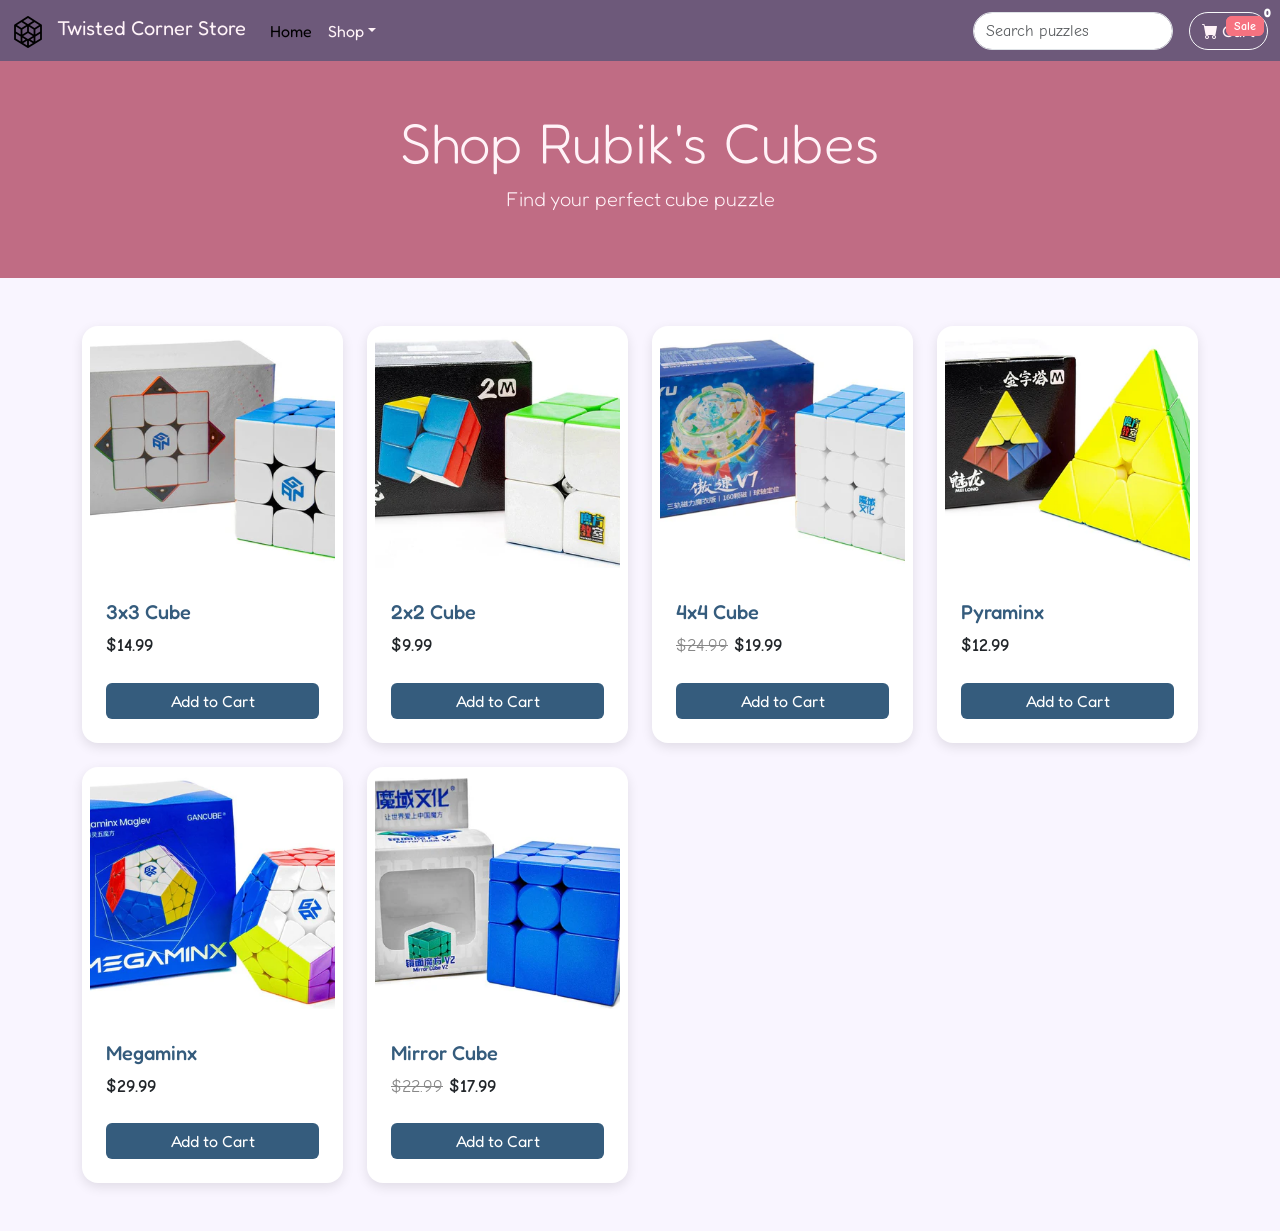
<file: UseCase4_Web Shop Refactor/GeminiRefactorOfChatGPT/index.html>
<!DOCTYPE html>
<html lang="en">
<head>
    <meta charset="UTF-8">
    <meta name="viewport" content="width=device-width, initial-scale=1.0">
    <title>Twisted Corner Store</title>
    <link href="https://fonts.googleapis.com/css2?family=Fredoka+One&family=Comic+Neue:wght@300;700&display=swap" rel="stylesheet">
    <link href="https://cdn.jsdelivr.net/npm/bootstrap@5.3.0/dist/css/bootstrap.min.css" rel="stylesheet">
    <link href="https://cdn.jsdelivr.net/npm/bootstrap-icons@1.10.5/font/bootstrap-icons.css" rel="stylesheet">
    <link rel="stylesheet" href="css/style.css">
</head>
<body>

<nav class="navbar navbar-expand-lg main-nav">
    <div class="container-fluid">
        <a class="navbar-brand main-nav__brand" href="#">
            <img src="images/web_shop_logo.png" alt="Twisted Corner Store Logo" width="32" height="32" class="d-inline-block align-text-top me-2">
            Twisted Corner Store
        </a>
        <button class="navbar-toggler" type="button" data-bs-toggle="collapse" data-bs-target="#mainNav" aria-controls="mainNav" aria-expanded="false" aria-label="Toggle navigation">
            <span class="navbar-toggler-icon"></span>
        </button>
        <div class="collapse navbar-collapse" id="mainNav">
            <ul class="navbar-nav me-auto mb-2 mb-lg-0">
                <li class="nav-item">
                    <a class="nav-link active" href="#" id="home-link">Home</a>
                </li>
                <li class="nav-item dropdown">
                    <a class="nav-link dropdown-toggle" href="#" id="shopDropdown" role="button" data-bs-toggle="dropdown" aria-expanded="false">Shop</a>
                    <ul class="dropdown-menu main-nav__dropdown-menu" aria-labelledby="shopDropdown">
                        <li><a class="dropdown-item filter-item" href="#" data-filter="3x3 Cube">3x3 Cubes</a></li>
                        <li><a class="dropdown-item filter-item" href="#" data-filter="2x2 Cube">2x2 Cubes</a></li>
                        <li><a class="dropdown-item filter-item" href="#" data-filter="4x4 Cube">4x4 Cubes</a></li>
                        <li><a class="dropdown-item filter-item" href="#" data-filter="Pyraminx">Pyraminxes</a></li>
                        <li><a class="dropdown-item filter-item" href="#" data-filter="Megaminx">Megaminxes</a></li>
                        <li><a class="dropdown-item filter-item" href="#" data-filter="Mirror Cube">Mirror Cubes</a></li>
                    </ul>
                </li>
            </ul>
            <form class="d-flex" role="search" id="search-form">
                <input id="search-input" class="form-control me-2 rounded-pill" type="search" placeholder="Search puzzles" aria-label="Search">
            </form>
            <button class="btn btn-outline-light position-relative ms-2 rounded-pill" type="button" data-bs-toggle="offcanvas" data-bs-target="#cartOffcanvas" aria-controls="cartOffcanvas">
                <i class="bi bi-cart-fill me-1"></i>Cart
                <span id="cart-count" class="badge position-absolute top-0 start-100 translate-middle" aria-live="polite">0</span>
            </button>
        </div>
    </div>
</nav>

<header class="page-header text-center py-5">
    <div class="container">
        <h1 class="display-4" id="page-title">Shop Rubik's Cubes</h1>
        <p class="lead">Find your perfect cube puzzle</p>
    </div>
</header>

<main class="container my-5">
    <div class="row g-4" id="products-container"></div>
</main>

<div class="offcanvas offcanvas-end cart-offcanvas" tabindex="-1" id="cartOffcanvas" aria-labelledby="cartOffcanvasLabel">
    <div class="offcanvas-header">
        <h5 class="offcanvas-title" id="cartOffcanvasLabel">Your Cart</h5>
        <button type="button" class="btn-close" data-bs-dismiss="offcanvas" aria-label="Close"></button>
    </div>
    <div class="offcanvas-body">
        <div id="cart-items-container">
            <p id="cart-empty-message" class="text-muted">No items in cart.</p>
        </div>
        <div class="mt-3 pt-3 border-top d-flex justify-content-between fw-bold">
            <span>Total:</span>
            <span id="cart-total" role="status">$0.00</span>
        </div>
    </div>
</div>

<script src="https://cdn.jsdelivr.net/npm/bootstrap@5.3.0/dist/js/bootstrap.bundle.min.js"></script>
<script src="js/main.js"></script>
</body>
</html>
</file>
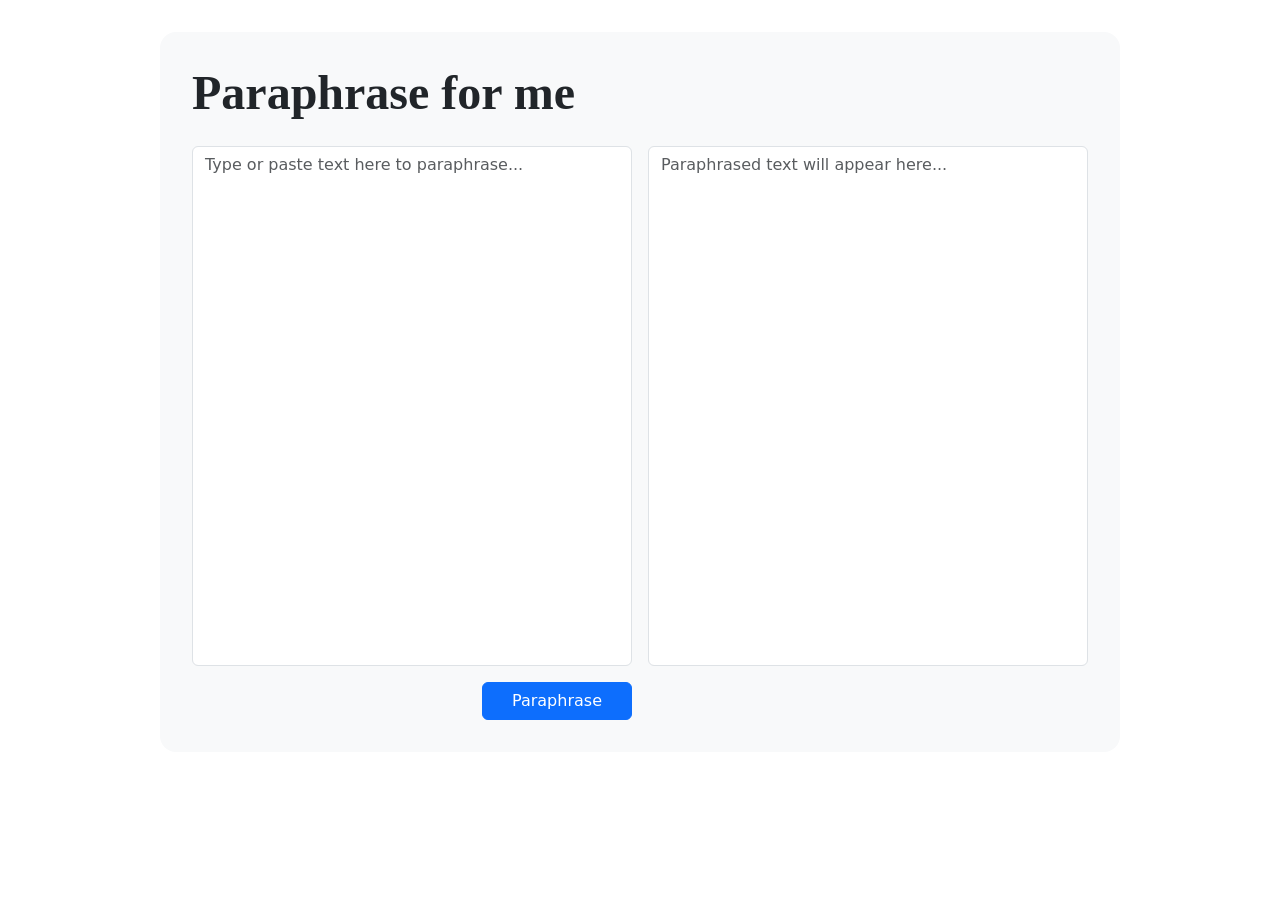
<file: UseCase1_Parafrazing/ChatGPT.html>
<!DOCTYPE html>
<html lang="en">
<head>
  <meta charset="UTF-8">
  <meta name="viewport" content="width=device-width, initial-scale=1">
  <title>Paraphrase for me</title>
  <!-- Bootstrap CSS -->
  <link href="https://cdn.jsdelivr.net/npm/bootstrap@5.3.0/dist/css/bootstrap.min.css" rel="stylesheet">
  <style>
    /* Attempt to use local Britannic Bold font if available */
    @font-face {
      font-family: 'Britannic Bold';
      src: local('Britannic Bold'), local('BritannicBold');
      font-weight: bold;
      font-style: normal;
    }
    body {
      background-color: #ffffff;
    }
    .paraphrase-container {
      background-color: #f8f9fa;
      border-radius: 1rem;
      padding: 2rem;
      margin: 2rem auto;
      width: 75vw;
      min-height: 80vh;
      display: flex;
      flex-direction: column;
    }
    h1 {
      margin-bottom: 1.5rem;
      font-family: 'Britannic Bold', serif;
      font-size: 3rem;
      font-weight: bold;
      text-align: start;
    }
    .content-row {
      display: grid;
      flex: 1 1 auto;
      grid-template-columns: 1fr 1fr;
      grid-template-rows: 1fr auto;
      gap: 1rem;
    }
    textarea {
      width: 100%;
      height: 100%;
      resize: none;
    }
    #inputText {
      grid-column: 1;
      grid-row: 1;
    }
    #outputText {
      grid-column: 2;
      grid-row: 1;
    }
    .btn-align {
      grid-column: 1;
      grid-row: 2;
      justify-self: end;
      width: 150px;
      flex: 0 0 auto;
    }
  </style>
</head>
<body>
  <div class="paraphrase-container">
    <h1>Paraphrase for me</h1>
    <div class="content-row">
      <textarea id="inputText" class="form-control" placeholder="Type or paste text here to paraphrase..."></textarea>
      <textarea id="outputText" class="form-control" readonly placeholder="Paraphrased text will appear here..."></textarea>
      <button id="paraphraseBtn" type="button" class="btn btn-primary btn-align">Paraphrase</button>
    </div>
  </div>
  <!-- Bootstrap JS Bundle -->
  <script src="https://cdn.jsdelivr.net/npm/bootstrap@5.3.0/dist/js/bootstrap.bundle.min.js"></script>
  <script>
    document.getElementById('paraphraseBtn').addEventListener('click', () => {
      const inputText = document.getElementById('inputText').value.trim();
      const outputTextarea = document.getElementById('outputText');
      outputTextarea.value = '';
      if (!inputText) {
        outputTextarea.value = 'Please enter some text to paraphrase.';
        return;
      }
      // Placeholder action: replace with actual API call
      console.log('Paraphrase button clicked. Input:', inputText);
      outputTextarea.value = '...paraphrased text will appear here...';
    });
  </script>
</body>
</html>
</file>
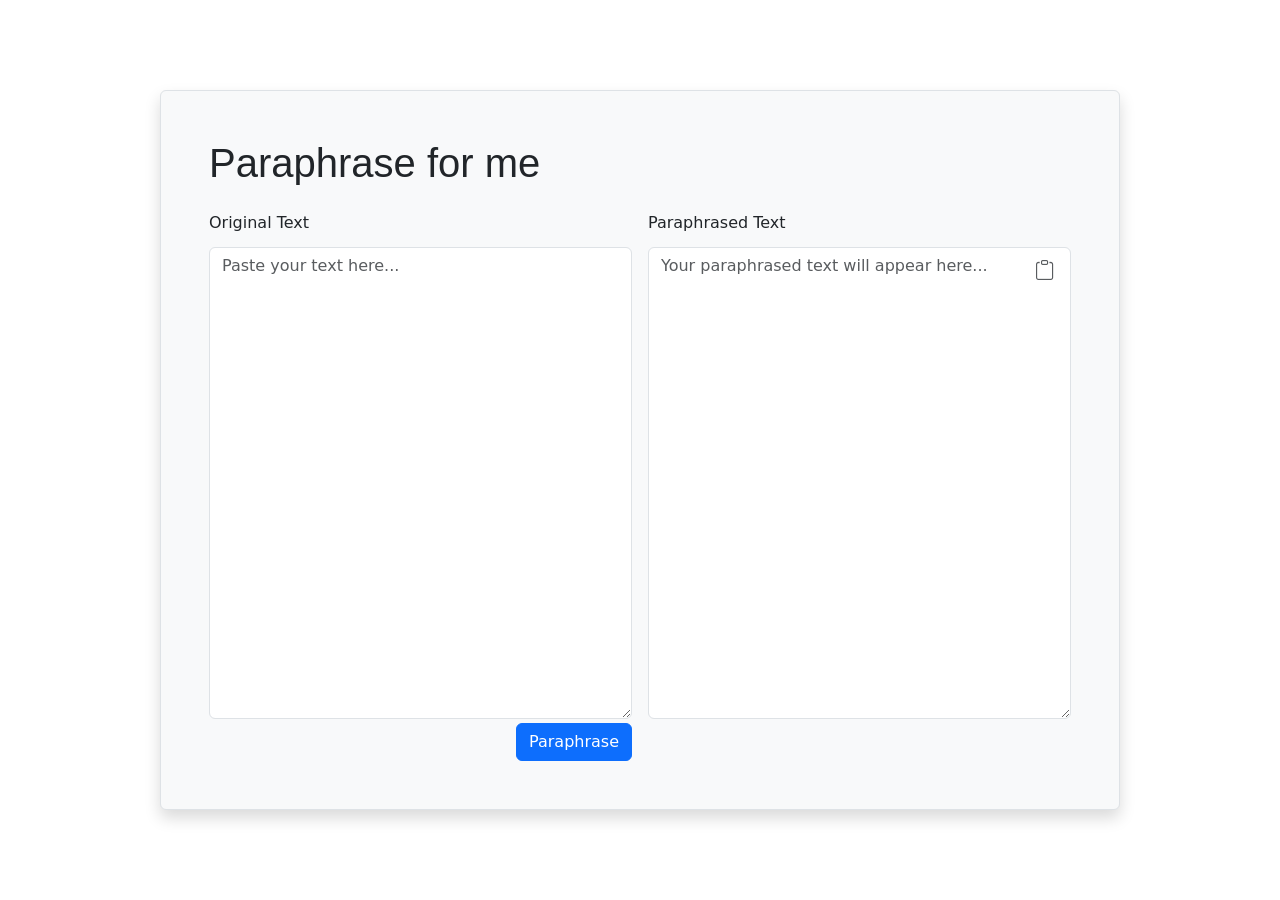
<file: UseCase1_Parafrazing/Gemini.html>
<!DOCTYPE html>
<html lang="en">
<head>
    <meta charset="UTF-8">
    <meta name="viewport" content="width=device-width, initial-scale=1.0">
    <title>Paraphrase for me</title>
    <link href="https://cdn.jsdelivr.net/npm/bootstrap@5.3.0/dist/css/bootstrap.min.css" rel="stylesheet">
    <link href="https://cdn.jsdelivr.net/npm/bootstrap-icons@1.10.5/font/bootstrap-icons.css" rel="stylesheet">
    <style>
        /* Define a custom font-face that looks for a local font */
        @font-face {
          font-family: 'Britannic Bold';
          /* The browser will look for these font names on the user's computer */
          src: local('Britannic Bold'), local('Britannic-Bold');
        }

        /* Ensure html and body take full height and remove default margins */
        html, body {
            height: 100%;
            margin: 0;
            background-color: #ffffff; /* White background for the page */
        }
        /* Use Flexbox to center the container on the page */
        body {
            display: flex;
            align-items: center; /* Vertical center */
            justify-content: center; /* Horizontal center */
        }
        /* This wrapper defines the size of our main container */
        .content-wrapper {
            width: 75vw;  /* 75% of the viewport width */
            height: 80vh; /* 80% of the viewport height */
            max-width: 1200px; /* Optional: prevents container from getting too wide */
            max-height: 750px; /* Optional: prevents container from getting too tall */
        }
        /* The card will fill the wrapper and hold the content */
        .card {
            width: 100%;
            height: 100%;
            background-color: #f8f9fa; /* Light gray background */
            border: 1px solid #dee2e6;
            box-shadow: 0 0.5rem 1rem rgba(0, 0, 0, 0.15);
            display: flex; /* Use flexbox for the card itself */
            flex-direction: column; /* Stack card content vertically */
        }
        .card-body {
            display: flex;
            flex-direction: column;
            flex-grow: 1;
            overflow: hidden;
        }
        /* Set font for the headline */
        .card-title {
            font-family: 'Britannic Bold', sans-serif; /* Use the local font first, with a fallback */
        }
        /* CSS Grid Layout for the main content area */
        .grid-container {
            flex-grow: 1;
            display: grid;
            grid-template-columns: 1fr 1fr; /* Two equal columns */
            grid-template-rows: auto 1fr auto; /* Labels, Textareas (expanding), Button */
            gap: 0.25rem 1rem; /* Row and column gap */
        }
        #copy-btn {
            cursor: pointer;
        }
    </style>
</head>
<body>
    <div class="content-wrapper">
        <div class="card">
            <div class="card-body p-4 p-md-5">
                <h1 class="card-title mb-4">Paraphrase for me</h1>

                <div class="grid-container">
                    <label for="inputText" class="form-label" style="grid-column: 1; grid-row: 1;">Original Text</label>
                    <label for="outputText" class="form-label" style="grid-column: 2; grid-row: 1;">Paraphrased Text</label>

                    <div style="grid-column: 1; grid-row: 2; min-height: 0;">
                        <textarea class="form-control h-100" id="inputText" placeholder="Paste your text here..."></textarea>
                    </div>
                    <div class="position-relative h-100" style="grid-column: 2; grid-row: 2; min-height: 0;">
                        <textarea class="form-control h-100" id="outputText" readonly placeholder="Your paraphrased text will appear here..."></textarea>
                        <i class="bi bi-clipboard position-absolute top-0 end-0 mt-2 me-3 fs-5 text-muted" id="copy-btn" title="Copy to clipboard"></i>
                    </div>

                    <div class="d-flex justify-content-end align-items-center" style="grid-column: 1; grid-row: 3;">
                        <button class="btn btn-primary" id="paraphrase-btn">
                            <span class="spinner-border spinner-border-sm d-none" role="status" aria-hidden="true"></span>
                            Paraphrase
                        </button>
                    </div>
                </div>
            </div>
        </div>
    </div>

    <script src="https://cdn.jsdelivr.net/npm/bootstrap@5.3.0/dist/js/bootstrap.bundle.min.js"></script>
    <script>
        const paraphraseBtn = document.getElementById('paraphrase-btn');
        const inputText = document.getElementById('inputText');
        const outputText = document.getElementById('outputText');
        const spinner = paraphraseBtn.querySelector('.spinner-border');
        const copyBtn = document.getElementById('copy-btn');

        paraphraseBtn.addEventListener('click', () => {
            const textToParaphrase = inputText.value.trim();
            if (textToParaphrase === '') {
                alert('Please enter some text to paraphrase.');
                return;
            }

            spinner.classList.remove('d-none');
            paraphraseBtn.disabled = true;

            setTimeout(() => {
                const sampleResponse = {
                    paraphrased_text: `This is a sample paraphrased version of your text. To make this tool fully functional, you need to replace the placeholder API call in the JavaScript section with a real paraphrasing API.`
                };

                outputText.value = sampleResponse.paraphrased_text;

                spinner.classList.add('d-none');
                paraphraseBtn.disabled = false;
            }, 1500);
        });

        copyBtn.addEventListener('click', () => {
            if (outputText.value) {
                navigator.clipboard.writeText(outputText.value)
                    .then(() => {
                        const originalTitle = copyBtn.getAttribute('title');
                        const tooltip = bootstrap.Tooltip.getInstance(copyBtn);
                        copyBtn.setAttribute('title', 'Copied!');

                        if (tooltip) {
                            tooltip.dispose();
                        }
                        new bootstrap.Tooltip(copyBtn).show();

                        setTimeout(() => {
                           const currentTooltip = bootstrap.Tooltip.getInstance(copyBtn);
                           if (currentTooltip) {
                               currentTooltip.hide();
                           }
                           copyBtn.setAttribute('title', originalTitle);
                        }, 2000);
                    })
                    .catch(err => {
                        console.error('Failed to copy: ', err);
                    });
            }
        });

        const tooltipTriggerList = [].slice.call(document.querySelectorAll('[title]'))
        const tooltipList = tooltipTriggerList.map(function (tooltipTriggerEl) {
            return new bootstrap.Tooltip(tooltipTriggerEl)
        })
    </script>
</body>
</html>
</file>
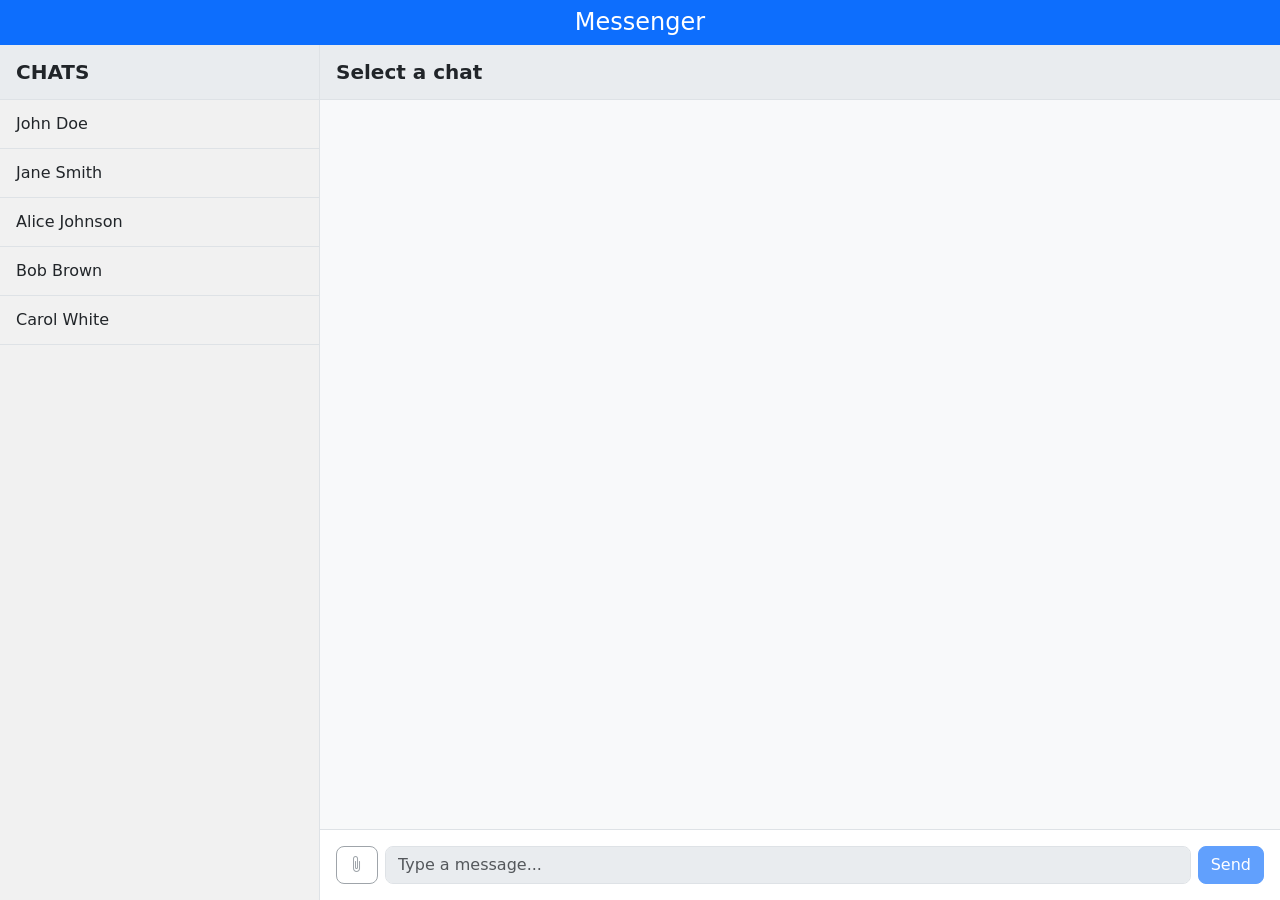
<file: UseCase2_Messenger/ChatGPT.html>
<!DOCTYPE html>
<html lang="en">
<head>
  <meta charset="UTF-8">
  <meta http-equiv="X-UA-Compatible" content="IE=edge">
  <meta name="viewport" content="width=device-width, initial-scale=1.0">
  <title>Messenger App</title>
  <!-- Bootstrap CSS -->
  <link href="https://cdn.jsdelivr.net/npm/bootstrap@5.3.0/dist/css/bootstrap.min.css" rel="stylesheet">
  <!-- Bootstrap Icons -->
  <link href="https://cdn.jsdelivr.net/npm/bootstrap-icons@1.10.5/font/bootstrap-icons.css" rel="stylesheet">
  <style>
    body, html { height: 100%; margin: 0; display: flex; flex-direction: column; }
    .main-container { flex: 1; display: flex; overflow: hidden; }
    .contacts-sidebar { width: 25%; background-color: #f1f1f1; border-right: 1px solid #dee2e6; overflow-y: auto; }
    .contacts-header { padding: 0.75rem 1rem; font-weight: bold; text-transform: uppercase; font-size: 1.25rem; border-bottom: 1px solid #dee2e6; background-color: #e9ecef; }
    .contact-item { padding: 0.75rem 1rem; border-bottom: 1px solid #dee2e6; cursor: pointer; }
    .contact-item:hover { background-color: #e2e6ea; }
    .contact-item.active { background-color: #d0d4d8; font-weight: bold; }
    .chat-area { width: 75%; display: flex; flex-direction: column; background-color: #f8f9fa; }
    .chat-header { padding: 0.75rem 1rem; font-weight: bold; font-size: 1.25rem; border-bottom: 1px solid #dee2e6; background-color: #e9ecef; }
    .chat-container { flex: 1; overflow-y: auto; padding: 1rem; }
    .message { display: table; clear: both; width: auto; max-width: 50%; margin-bottom: 0.5rem; padding: 0.5rem; word-wrap: break-word; border-radius: 1rem; }
    .message.incoming { margin-right: auto; background-color: #e9ecef; }
    .message.outgoing { margin-left: auto; background-color: #0d6efd; color: white; }
    .input-group-wrapper { padding: 1rem; background-color: #fff; border-top: 1px solid #dee2e6; }
    /* Round all four corners of the bottom three controls equally */
    #attachButton {
      margin-right: 0.5rem;
      border-radius: 0.5rem !important;
    } 
    .input-group .form-control {
      flex: 1;
      margin-right: 0.5rem;
      border-radius: 0.5rem !important;
    } 
    .btn-send {
      margin-left: 0.5rem;
      border-radius: 0.5rem !important;
    } 
  </style>
</head>
<body>
  <header class="bg-primary text-white text-center py-2">
    <h1 class="h4 mb-0">Messenger</h1>
  </header>
  <div class="main-container">
    <div class="contacts-sidebar">
      <div class="contacts-header">Chats</div>
      <div class="contact-item">John Doe</div>
      <div class="contact-item">Jane Smith</div>
      <div class="contact-item">Alice Johnson</div>
      <div class="contact-item">Bob Brown</div>
      <div class="contact-item">Carol White</div>
    </div>
    <div class="chat-area">
      <div class="chat-header" id="chatHeader">Select a chat</div>
      <div class="chat-container" id="chatContainer"></div>
      <div class="input-group-wrapper">
        <div class="input-group">
          <button class="btn btn-outline-secondary" id="attachButton" title="Attach file" disabled>
            <i class="bi bi-paperclip"></i>
          </button>
          <input type="file" id="fileInput" style="display:none;" multiple>
          <input type="text" class="form-control" placeholder="Type a message..." id="messageInput" disabled>
          <button class="btn btn-primary btn-send" id="sendButton" disabled>Send</button>
        </div>
      </div>
    </div>
  </div>
  <!-- Bootstrap JS Bundle -->
  <script src="https://cdn.jsdelivr.net/npm/bootstrap@5.3.0/dist/js/bootstrap.bundle.min.js"></script>
  <script>
    document.addEventListener('DOMContentLoaded', () => {
      const chatContainer = document.getElementById('chatContainer');
      const messageInput = document.getElementById('messageInput');
      const sendButton = document.getElementById('sendButton');
      const chatHeader = document.getElementById('chatHeader');
      const attachButton = document.getElementById('attachButton');
      const fileInput = document.getElementById('fileInput');

      // Open file chooser
      attachButton.addEventListener('click', () => fileInput.click());
      fileInput.addEventListener('change', e => {
        const files = Array.from(e.target.files).map(f => f.name).join(', ');
        if (files) appendMessage(files, 'outgoing');
        fileInput.value = '';
      });

      const chats = {
        'John Doe': ['Hey there!', 'How are you?', 'Long time no see.'],
        'Jane Smith': ['Hi Jane!', 'Are we still on for tomorrow?', 'Let me know.'],
        'Alice Johnson': ['Hello!', 'Can you send the report?', 'Thanks!'],
        'Bob Brown': ['Yo!', 'Wanna catch up later?', 'Ping me.'],
        'Carol White': ['Good morning!', 'Don\'t forget our meeting at 3.']
      };

      async function sendMessageApi(message) { return Promise.resolve(); }
      async function receiveMessageApi() { return Promise.resolve('This is a simulated reply.'); }

      function appendMessage(text, type) {
        const msgDiv = document.createElement('div');
        msgDiv.classList.add('message', type);
        msgDiv.textContent = text;
        chatContainer.appendChild(msgDiv);
        chatContainer.scrollTop = chatContainer.scrollHeight;
      }

      function loadChat(name) {
        chatContainer.innerHTML = '';
        (chats[name] || []).forEach(msg => appendMessage(msg, 'incoming'));
      }

      function selectContact(contactEl) {
        document.querySelectorAll('.contact-item').forEach(el => el.classList.remove('active'));
        contactEl.classList.add('active');
        chatHeader.textContent = contactEl.textContent;
        attachButton.disabled = false;
        messageInput.disabled = false;
        sendButton.disabled = false;
        loadChat(chatHeader.textContent);
      }

      document.querySelectorAll('.contact-item').forEach(item => item.addEventListener('click', () => selectContact(item)));

      sendButton.addEventListener('click', async () => {
        const text = messageInput.value.trim(); if (!text) return;
        appendMessage(text, 'outgoing'); messageInput.value = '';
        await sendMessageApi(text);
        const incoming = await receiveMessageApi(); appendMessage(incoming, 'incoming');
      });

      messageInput.addEventListener('keypress', e => { if (e.key === 'Enter') sendButton.click(); });
    });
  </script>
</body>
</html>
</file>
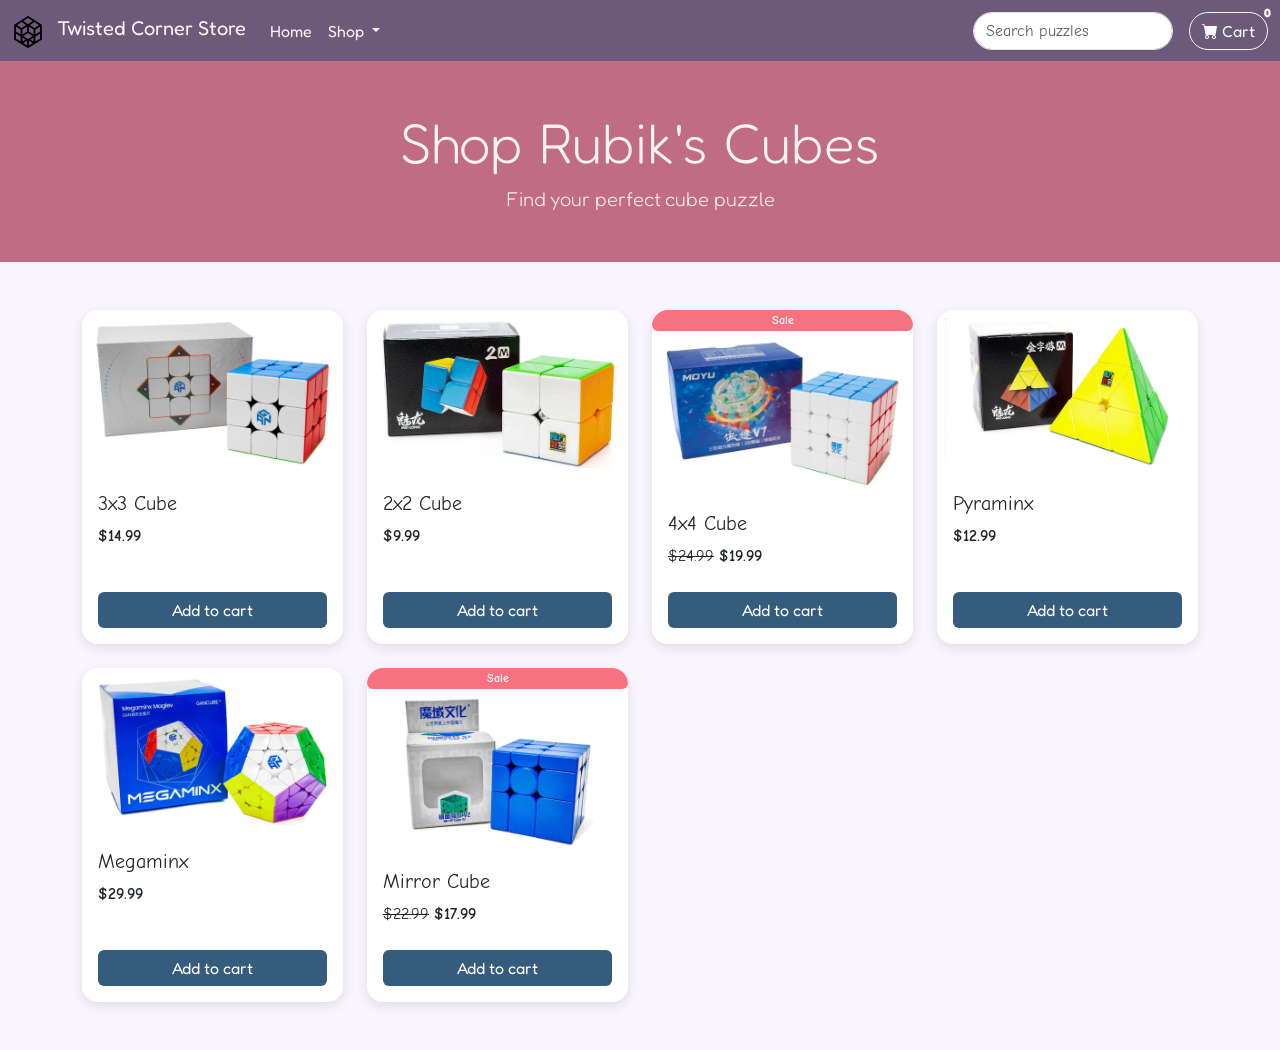
<file: UseCase3_Web Shop/ChatGPT.html>
<!DOCTYPE html>
<html lang="en">
<head>
  <meta charset="UTF-8">
  <meta name="viewport" content="width=device-width, initial-scale=1">
  <title>Twisted Corner Store</title>
  <!-- Google Font -->
  <link href="https://fonts.googleapis.com/css2?family=Fredoka+One&family=Comic+Neue:wght@300;700&display=swap" rel="stylesheet">
  <!-- Bootstrap CSS -->
  <link href="https://cdn.jsdelivr.net/npm/bootstrap@5.3.0/dist/css/bootstrap.min.css" rel="stylesheet">
  <!-- Bootstrap Icons -->
  <link href="https://cdn.jsdelivr.net/npm/bootstrap-icons@1.10.5/font/bootstrap-icons.css" rel="stylesheet">
  <style>
    body, html { margin: 0; padding: 0; background: #F9F5FF; font-family: 'Comic Neue', cursive; }
    .navbar { background: #6D597A !important; }
    .navbar-brand, .nav-link, .btn-outline-light { font-family: 'Fredoka One', cursive; }
    .nav-link, .navbar-brand { color: #FFF3F8 !important; }
    .dropdown-menu { background: #FFE8F7; }
    .dropdown-item { color: #6D597A; }
    .dropdown-item:hover { background: #F3D9E9; }
    header { background: #C06C84; }
    header h1, header p { font-family: 'Fredoka One', cursive; color: #FFF3F8; }
    .card { border: none; border-radius: 1rem; box-shadow: 0 4px 12px rgba(0,0,0,0.1); overflow: hidden; }
    .card-body { background: #FFFFFF; }
    .btn-primary { background: #355C7D; border: none; font-family: 'Fredoka One', cursive; }
    .btn-primary:hover { background: #6C5B7B; }
    .badge-sale { background: #F67280 !important; }
    .card-img-top { width: 100%; height: auto; object-fit: cover; padding: 0.5rem; }
    /* Offcanvas */
    .offcanvas { background: #FFFFFF; }
    .offcanvas-header { border-bottom: 1px solid #EDEDED; }
    .btn-close { filter: invert(50%); }
  </style>
</head>
<body>

<nav class="navbar navbar-expand-lg">
  <div class="container-fluid">
    <a class="navbar-brand" href="#">
      <img src="web_shop_logo.png" alt="Twisted Corner Store Logo" width="32" height="32" class="d-inline-block align-text-top me-2">
      Twisted Corner Store
    </a>
    <button class="navbar-toggler" type="button" data-bs-toggle="collapse" data-bs-target="#navbarNav">
      <span class="navbar-toggler-icon"></span>
    </button>
    <div class="collapse navbar-collapse" id="navbarNav">
      <ul class="navbar-nav me-auto">
        <li class="nav-item"><a class="nav-link active" href="#" onclick="renderProducts('')">Home</a></li>
        <li class="nav-item dropdown">
          <a class="nav-link dropdown-toggle" href="#" id="shopDropdown" role="button" data-bs-toggle="dropdown">
            Shop
          </a>
          <ul class="dropdown-menu" aria-labelledby="shopDropdown">
            <li><a class="dropdown-item filter-item" href="#" data-filter="3x3 Cube">3x3 Cubes</a></li>
            <li><a class="dropdown-item filter-item" href="#" data-filter="2x2 Cube">2x2 Cubes</a></li>
            <li><a class="dropdown-item filter-item" href="#" data-filter="4x4 Cube">4x4 Cubes</a></li>
            <li><a class="dropdown-item filter-item" href="#" data-filter="Pyraminx">Pyraminxes</a></li>
            <li><a class="dropdown-item filter-item" href="#" data-filter="Megaminx">Megaminxes</a></li>
            <li><a class="dropdown-item filter-item" href="#" data-filter="Mirror Cube">Mirror Cubes</a></li>
          </ul>
        </li>
      </ul>
      <form class="d-flex" role="search" onsubmit="return false;">
        <input id="searchInput" class="form-control me-2 rounded-pill" type="search" placeholder="Search puzzles" aria-label="Search">
      </form>
      <button class="btn btn-outline-light position-relative ms-2 rounded-pill" id="cart-button" data-bs-toggle="offcanvas" data-bs-target="#offcanvasCart">
        <i class="bi bi-cart-fill me-1"></i>Cart
        <span class="badge position-absolute top-0 start-100 translate-middle" id="cart-count">0</span>
      </button>
    </div>
  </div>
</nav>

<header class="text-center text-white py-5 mb-0">
  <div class="container-fluid">
    <h1 class="display-4 mb-2" id="pageTitle">Shop Rubik's Cubes</h1>
    <p class="lead mb-0">Find your perfect cube puzzle</p>
  </div>
</header>

<main class="container my-5">
  <div class="row g-4" id="products"></div>
</main>

<div class="offcanvas offcanvas-end" tabindex="-1" id="offcanvasCart" aria-labelledby="offcanvasCartLabel">
  <div class="offcanvas-header">
    <h5 class="offcanvas-title" id="offcanvasCartLabel">Your Cart</h5>
    <button type="button" class="btn-close" data-bs-dismiss="offcanvas"></button>
  </div>
  <div class="offcanvas-body">
    <ul class="list-group mb-3" id="cart-items"></ul>
    <p id="cart-empty" class="text-muted">No items in cart.</p>
    <div class="mt-3 d-flex justify-content-between">
      <strong>Total:</strong>
      <span id="cart-total">$0.00</span>
    </div>
  </div>
</div>

<script src="https://cdn.jsdelivr.net/npm/bootstrap@5.3.0/dist/js/bootstrap.bundle.min.js"></script>
<script>
  const products = [
    { id:1, name: "3x3 Cube", price: 14.99, img: "3x3.webp" },
    { id:2, name: "2x2 Cube", price: 9.99, img: "2x2.webp" },
    { id:3, name: "4x4 Cube", price: 19.99, sale: true, original: 24.99, img: "4x4.webp" },
    { id:4, name: "Pyraminx", price: 12.99, img: "Pyraminx.webp" },
    { id:5, name: "Megaminx", price: 29.99, img: "Megaminx.webp" },
    { id:6, name: "Mirror Cube", price: 17.99, sale: true, original: 22.99, img: "Mirror.webp" }
  ];
  
  // Load cart from localStorage or initialize
  let cartItems = JSON.parse(localStorage.getItem('cartItems') || '{}');

  const cartCountEl = document.getElementById('cart-count');
  const productsContainer = document.getElementById('products');
  const cartItemsList = document.getElementById('cart-items');
  const cartEmptyMsg = document.getElementById('cart-empty');
  const cartTotalEl = document.getElementById('cart-total');
  const searchInput = document.getElementById('searchInput');
  const pageTitle = document.getElementById('pageTitle');

  function saveCart() {
    localStorage.setItem('cartItems', JSON.stringify(cartItems));
  }

  function updateCartDisplay() {
    cartItemsList.innerHTML = '';
    const items = Object.values(cartItems);
    if (items.length === 0) {
      cartEmptyMsg.style.display = 'block';
    } else {
      cartEmptyMsg.style.display = 'none';
      items.forEach(item => {
        const li = document.createElement('li');
        li.className = 'list-group-item d-flex justify-content-between align-items-center';
        li.innerHTML = `
          <div>
            ${item.name} x<span>${item.qty}</span>
          </div>
          <strong>$${(item.price * item.qty).toFixed(2)}</strong>
        `;
        cartItemsList.appendChild(li);
      });
    }
    const totalQty = items.reduce((sum, it) => sum + it.qty, 0);
    cartCountEl.innerText = totalQty;
    const totalPrice = items.reduce((sum, it) => sum + it.price * it.qty, 0);
    cartTotalEl.innerText = `$${totalPrice.toFixed(2)}`;
  }

  function addToCart(p) {
    if (cartItems[p.name]) {
      cartItems[p.name].qty += 1;
    } else {
      cartItems[p.name] = { ...p, qty: 1 };
    }
    saveCart();
    updateCartDisplay();
  }

  function renderProducts(filter = '') {
    productsContainer.innerHTML = '';
    const filtered = filter ? products.filter(p => p.name === filter) : products;
    pageTitle.innerText = filter ? filter + 's' : "Shop Rubik's Cubes";
    filtered.forEach(p => {
      const col = document.createElement('div');
      col.className = 'col-sm-6 col-md-4 col-lg-3';
      const card = document.createElement('div');
      card.className = 'card position-relative h-100';

      if (p.sale) {
        const badge = document.createElement('span');
        badge.className = 'badge badge-sale';
        badge.innerText = 'Sale';
        card.appendChild(badge);
      }

      const img = document.createElement('img');
      img.src = p.img;
      img.className = 'card-img-top';
      img.alt = p.name;
      card.appendChild(img);

      const body = document.createElement('div');
      body.className = 'card-body d-flex flex-column';
      const title = document.createElement('h5');
      title.className = 'card-title';
      title.innerText = p.name;
      body.appendChild(title);

      const price = document.createElement('p');
      price.className = 'card-text mb-4';
      price.innerHTML = p.sale
        ? `<del>$${p.original.toFixed(2)}</del> <strong>$${p.price.toFixed(2)}</strong>`
        : `<strong>$${p.price.toFixed(2)}</strong>`;
      body.appendChild(price);

      const btn = document.createElement('button');
      btn.className = 'btn btn-primary mt-auto';
      btn.innerText = 'Add to cart';
      btn.onclick = () => addToCart(p);
      body.appendChild(btn);

      card.appendChild(body);
      col.appendChild(card);
      productsContainer.appendChild(col);
    });
  }

  document.querySelectorAll('.filter-item').forEach(el => {
    el.addEventListener('click', e => {
      e.preventDefault();
      renderProducts(el.dataset.filter);
    });
  });

  searchInput.addEventListener('input', e => renderProducts(e.target.value));

  // Initial render & load cart
  renderProducts();
  updateCartDisplay();
</script>
</body>
</html>
</file>
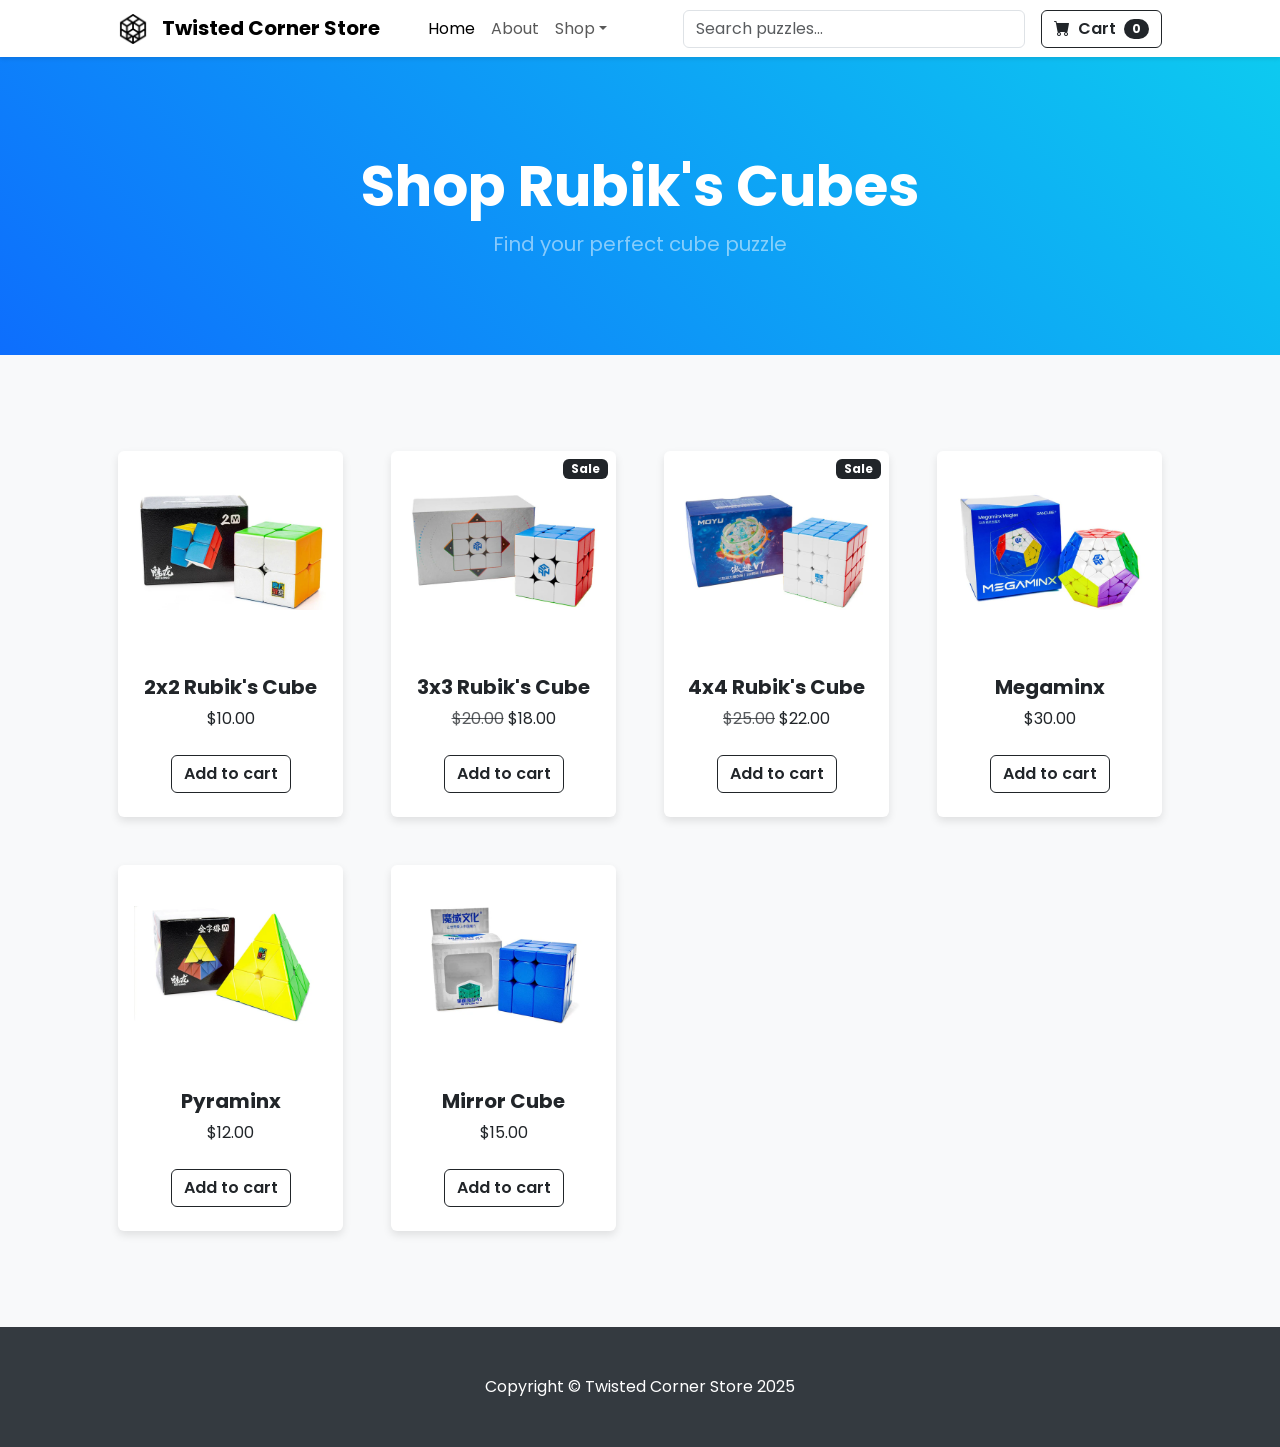
<file: UseCase3_Web Shop/Gemini.html>
<!DOCTYPE html>
<html lang="en">
<head>
    <meta charset="UTF-8">
    <meta name="viewport" content="width=device-width, initial-scale=1.0">
    <title>Twisted Corner Store</title>
    <!-- Google Fonts: Poppins -->
    <link rel="preconnect" href="https://fonts.googleapis.com">
    <link rel="preconnect" href="https://fonts.gstatic.com" crossorigin>
    <link href="https://fonts.googleapis.com/css2?family=Poppins:wght@400;600;700&display=swap" rel="stylesheet">
    <!-- Bootstrap CSS -->
    <link href="https://cdn.jsdelivr.net/npm/bootstrap@5.3.0-alpha1/dist/css/bootstrap.min.css" rel="stylesheet">
    <!-- Bootstrap Icons -->
    <link href="https://cdn.jsdelivr.net/npm/bootstrap-icons@1.10.5/font/bootstrap-icons.css" rel="stylesheet">
    <style>
        body {
            font-family: 'Poppins', sans-serif;
            background-color: #f8f9fa; /* Light gray background */
            display: flex; /* Use flexbox for layout */
            flex-direction: column; /* Stack children vertically */
            min-height: 100vh; /* Ensure body takes at least full viewport height */
        }
        main {
            flex-grow: 1; /* Allow main content to grow and fill available space */
        }
        .navbar {
            background-color: #ffffff !important;
            box-shadow: 0 2px 4px rgba(0,0,0,.1);
        }
        .header {
            background-color: #0d6efd; /* Vibrant blue */
            background-image: linear-gradient(45deg, #0d6efd, #0dcaf0); /* Fun gradient */
        }
        .product-image {
            width: 100%; /* Make image take full width of its container */
            height: 200px; /* Gives all images a consistent height for alignment */
            object-fit: contain; /* Ensures the entire image fits without being cropped */
            padding: 1rem; /* Add some space around the image */
        }
        .card {
            border: none;
            box-shadow: 0 4px 8px rgba(0,0,0,.1);
            transition: transform .2s;
        }
        .card:hover {
            transform: scale(1.03);
        }
        .offcanvas-body .list-group-item img {
            max-width: 50px;
            margin-right: 15px;
        }
        .btn-primary {
             background-color: #ffc107; /* Bright yellow */
             border-color: #ffc107;
             color: #212529;
             font-weight: 600;
        }
        .btn-primary:hover {
            background-color: #e0a800;
            border-color: #e0a800;
        }
        .btn-outline-dark {
            font-weight: 600;
        }
        .footer {
            background-color: #343a40; /* Darker footer */
        }
    </style>
</head>
<body>
    <!-- Navigation -->
    <nav class="navbar navbar-expand-lg">
        <div class="container px-4 px-lg-5">
            <a class="navbar-brand fw-bold" href="#" id="brand-link">
                <img src="web_shop_logo.png" alt="Twisted Corner Store Logo" style="height: 30px; margin-right: 10px;">
                Twisted Corner Store
            </a>
            <button class="navbar-toggler" type="button" data-bs-toggle="collapse" data-bs-target="#navbarSupportedContent" aria-controls="navbarSupportedContent" aria-expanded="false" aria-label="Toggle navigation"><span class="navbar-toggler-icon"></span></button>
            <div class="collapse navbar-collapse" id="navbarSupportedContent">
                <ul class="navbar-nav me-auto mb-2 mb-lg-0 ms-lg-4">
                    <li class="nav-item"><a class="nav-link" href="#" id="home-nav-link">Home</a></li>
                    <li class="nav-item"><a class="nav-link" href="#" id="about-nav-link">About</a></li>
                    <li class="nav-item dropdown">
                        <a class="nav-link dropdown-toggle" id="navbarDropdown" href="#" role="button" data-bs-toggle="dropdown" aria-expanded="false">Shop</a>
                        <ul class="dropdown-menu" aria-labelledby="navbarDropdown">
                            <li><a class="dropdown-item category-filter" href="#" data-category="all">All Puzzles</a></li>
                            <li><hr class="dropdown-divider" /></li>
                            <li><a class="dropdown-item category-filter" href="#" data-category="2x2">2x2 Cubes</a></li>
                            <li><a class="dropdown-item category-filter" href="#" data-category="3x3">3x3 Cubes</a></li>
                            <li><a class="dropdown-item category-filter" href="#" data-category="4x4">4x4 Cubes</a></li>
                            <li><a class="dropdown-item category-filter" href="#" data-category="megaminx">Megaminxes</a></li>
                            <li><a class="dropdown-item category-filter" href="#" data-category="pyraminx">Pyraminxes</a></li>
                            <li><a class="dropdown-item category-filter" href="#" data-category="mirror">Mirror Cubes</a></li>
                        </ul>
                    </li>
                </ul>
                <form class="d-flex me-3" role="search">
                    <input class="form-control" type="search" placeholder="Search puzzles..." aria-label="Search" id="search-input">
                </form>
                <button class="btn btn-outline-dark" type="button" data-bs-toggle="offcanvas" data-bs-target="#shoppingCart" aria-controls="shoppingCart">
                    <i class="bi-cart-fill me-1"></i>
                    Cart
                    <span class="badge bg-dark text-white ms-1 rounded-pill" id="cart-count">0</span>
                </button>
            </div>
        </div>
    </nav>   
    <main id="home-page">
        <!-- Header-->
        <header class="py-5 header">
            <div class="container px-4 px-lg-5 my-5">
                <div class="text-center text-white">
                    <h1 class="display-4 fw-bolder" id="page-title">Shop Rubik's Cubes</h1>
                    <p class="lead fw-normal text-white-50 mb-0">Find your perfect cube puzzle</p>
                </div>
            </div>
        </header>
        <!-- Section-->
        <section class="py-5">
            <div class="container px-4 px-lg-5 mt-5">
                <div id="product-list" class="row gx-4 gx-lg-5 row-cols-2 row-cols-md-3 row-cols-xl-4">
                    <!-- Product 1 -->
                    <div class="col mb-5 product-item" data-category="2x2">
                        <div class="card h-100 product-card">
                            <img class="card-img-top product-image" src="2x2.webp" alt="2x2 Rubik's Cube" />
                            <div class="card-body p-4">
                                <div class="text-center">
                                    <h5 class="fw-bolder product-name">2x2 Rubik's Cube</h5>
                                    <span class="product-price">$10.00</span>
                                </div>
                            </div>
                            <div class="card-footer p-4 pt-0 border-top-0 bg-transparent">
                                <div class="text-center"><button class="btn btn-outline-dark mt-auto add-to-cart" data-price="10.00">Add to cart</button></div>
                            </div>
                        </div>
                    </div>
                    <!-- Product 2 -->
                    <div class="col mb-5 product-item" data-category="3x3">
                        <div class="card h-100 product-card">
                            <div class="badge bg-dark text-white position-absolute" style="top: 0.5rem; right: 0.5rem">Sale</div>
                            <img class="card-img-top product-image" src="3x3.webp" alt="3x3 Rubik's Cube" />
                            <div class="card-body p-4">
                                <div class="text-center">
                                    <h5 class="fw-bolder product-name">3x3 Rubik's Cube</h5>
                                    <span class="text-muted text-decoration-line-through">$20.00</span>
                                    <span class="product-price">$18.00</span>
                                </div>
                            </div>
                            <div class="card-footer p-4 pt-0 border-top-0 bg-transparent">
                                <div class="text-center"><button class="btn btn-outline-dark mt-auto add-to-cart" data-price="18.00">Add to cart</button></div>
                            </div>
                        </div>
                    </div>
                    <!-- Product 3 -->
                    <div class="col mb-5 product-item" data-category="4x4">
                        <div class="card h-100 product-card">
                            <div class="badge bg-dark text-white position-absolute" style="top: 0.5rem; right: 0.5rem">Sale</div>
                            <img class="card-img-top product-image" src="4x4.webp" alt="4x4 Rubik's Cube" />
                            <div class="card-body p-4">
                                <div class="text-center">
                                    <h5 class="fw-bolder product-name">4x4 Rubik's Cube</h5>
                                    <span class="text-muted text-decoration-line-through">$25.00</span>
                                    <span class="product-price">$22.00</span>
                                </div>
                            </div>
                            <div class="card-footer p-4 pt-0 border-top-0 bg-transparent">
                                <div class="text-center"><button class="btn btn-outline-dark mt-auto add-to-cart" data-price="22.00">Add to cart</button></div>
                            </div>
                        </div>
                    </div>
                    <!-- Product 4 -->
                    <div class="col mb-5 product-item" data-category="megaminx">
                        <div class="card h-100 product-card">
                            <img class="card-img-top product-image" src="Megaminx.webp" alt="Megaminx" />
                            <div class="card-body p-4">
                                <div class="text-center">
                                    <h5 class="fw-bolder product-name">Megaminx</h5>
                                    <span class="product-price">$30.00</span>
                                </div>
                            </div>
                            <div class="card-footer p-4 pt-0 border-top-0 bg-transparent">
                                <div class="text-center"><button class="btn btn-outline-dark mt-auto add-to-cart" data-price="30.00">Add to cart</button></div>
                            </div>
                        </div>
                    </div>
                    <!-- Product 5 -->
                    <div class="col mb-5 product-item" data-category="pyraminx">
                        <div class="card h-100 product-card">
                            <img class="card-img-top product-image" src="Pyraminx.webp" alt="Pyraminx" />
                            <div class="card-body p-4">
                                <div class="text-center">
                                    <h5 class="fw-bolder product-name">Pyraminx</h5>
                                    <span class="product-price">$12.00</span>
                                </div>
                            </div>
                            <div class="card-footer p-4 pt-0 border-top-0 bg-transparent">
                                <div class="text-center"><button class="btn btn-outline-dark mt-auto add-to-cart" data-price="12.00">Add to cart</button></div>
                            </div>
                        </div>
                    </div>
                    <!-- Product 6 -->
                    <div class="col mb-5 product-item" data-category="mirror">
                        <div class="card h-100 product-card">
                            <img class="card-img-top product-image" src="Mirror.webp" alt="Mirror Cube" />
                            <div class="card-body p-4">
                                <div class="text-center">
                                    <h5 class="fw-bolder product-name">Mirror Cube</h5>
                                    <span class="product-price">$15.00</span>
                                </div>
                            </div>
                            <div class="card-footer p-4 pt-0 border-top-0 bg-transparent">
                                <div class="text-center"><button class="btn btn-outline-dark mt-auto add-to-cart" data-price="15.00">Add to cart</button></div>
                            </div>
                        </div>
                    </div>
                </div>
            </div>
        </section>
    </main>   
    <main id="about-page" class="container py-5" style="display: none;">
        <div class="row">
            <div class="col-lg-8 mx-auto">
                <h1 class="mb-4">About Twisted Corner Store</h1>
                <p>Lorem ipsum dolor sit amet, consectetur adipiscing elit. Sed do eiusmod tempor incididunt ut labore et dolore magna aliqua. Ut enim ad minim veniam, quis nostrud exercitation ullamco laboris nisi ut aliquip ex ea commodo consequat. Duis aute irure dolor in reprehenderit in voluptate velit esse cillum dolore eu fugiat nulla pariatur. Excepteur sint occaecat cupidatat non proident, sunt in culpa qui officia deserunt mollit anim id est laborum.</p>
                <p>Curabitur pretium tincidunt lacus. Nulla gravida orci a odio. Nullam varius, turpis et commodo pharetra, est eros bibendum elit, nec luctus magna felis sollicitudin mauris. Integer in mauris eu nibh euismod gravida. Duis ac tellus et risus vulputate vehicula. Donec lobortis risus a elit. Etiam tempor. Ut ullamcorper, ligula eu tempor congue, eros est euismod turpis, id tincidunt sapien risus a quam. Maecenas fermentum consequat mi. Donec fermentum. Pellentesque malesuada nulla a mi. Duis sapien sem, aliquet nec, commodo eget, consequat quis, neque.</p>
                <p>Praesent vitae arcu tempor neque lacinia pretium. Morbi vitae tellus sed dolor semper porta. Nunc dui lectus, congue vel, scelerisque id, imperdiet magna. Donec vel neque.</p>
            </div>
        </div>
    </main>
    <!-- Shopping Cart Offcanvas -->
    <div class="offcanvas offcanvas-end" tabindex="-1" id="shoppingCart" aria-labelledby="shoppingCartLabel">
        <div class="offcanvas-header">
            <h5 class="offcanvas-title" id="shoppingCartLabel">Shopping Cart</h5>
            <button type="button" class="btn-close" data-bs-dismiss="offcanvas" aria-label="Close"></button>
        </div>
        <div class="offcanvas-body">
            <div id="cart-items-container" class="list-group mb-3">
                <!-- Cart items will be inserted here by JavaScript -->
                <p id="cart-empty-message">Your cart is empty.</p>
            </div>
            <div class="d-flex justify-content-between fs-5 fw-bold">
                <span>Total:</span>
                <span id="cart-total">$0.00</span>
            </div>
            <button class="btn btn-primary w-100 mt-3">Checkout</button>
        </div>
    </div>
    <!-- Footer-->
    <footer class="py-5 footer">
        <div class="container"><p class="m-0 text-center text-white">Copyright &copy; Twisted Corner Store 2025</p></div>
    </footer>
    <!-- Bootstrap core JS-->
    <script src="https://cdn.jsdelivr.net/npm/bootstrap@5.3.0-alpha1/dist/js/bootstrap.bundle.min.js"></script>
    <!-- Core theme JS-->
    <script>
        document.addEventListener('DOMContentLoaded', function () {
            // --- DOM Elements ---
            const homePage = document.getElementById('home-page');
            const aboutPage = document.getElementById('about-page');
            const homeNavLink = document.getElementById('home-nav-link');
            const aboutNavLink = document.getElementById('about-nav-link');
            const brandLink = document.getElementById('brand-link');
            const addToCartButtons = document.querySelectorAll('.add-to-cart');
            const cartCountBadge = document.getElementById('cart-count');
            const cartItemsContainer = document.getElementById('cart-items-container');
            const cartTotalElement = document.getElementById('cart-total');
            const searchInput = document.getElementById('search-input');
            const productItems = document.querySelectorAll('.product-item');
            const categoryFilters = document.querySelectorAll('.category-filter');
            const pageTitle = document.getElementById('page-title');
            // --- State ---
            let cart = [];
            /**
             * Saves the current cart state to localStorage.
             */
            function saveCart() {
                localStorage.setItem('twistedCornerCart', JSON.stringify(cart));
            }
            /**
             * Loads the cart state from localStorage.
             */
            function loadCart() {
                const savedCart = localStorage.getItem('twistedCornerCart');
                if (savedCart) {
                    cart = JSON.parse(savedCart);
                }
            }         
            // --- Event Listeners ---
            homeNavLink.addEventListener('click', showHomePage);
            aboutNavLink.addEventListener('click', showAboutPage);
            brandLink.addEventListener('click', showHomePage);
            addToCartButtons.forEach(button => {
                button.addEventListener('click', handleAddToCartClick);
            });
            searchInput.addEventListener('input', handleSearch);
            categoryFilters.forEach(filter => {
                filter.addEventListener('click', (event) => {
                    handleCategoryFilter(event);
                    showHomePage(event); // Switch to home view when a category is selected
                });
            });
            // --- Functions ---           
            /**
             * Shows the Home page content and hides the About page.
             * @param {Event} event The click event.
             */
            function showHomePage(event) {
                if (event) event.preventDefault();
                homePage.style.display = 'block';
                aboutPage.style.display = 'none';
                homeNavLink.classList.add('active');
                aboutNavLink.classList.remove('active');
            }            
            /**
             * Shows the About page content and hides the Home page.
             * @param {Event} event The click event.
             */
            function showAboutPage(event) {
                if (event) event.preventDefault();
                homePage.style.display = 'none';
                aboutPage.style.display = 'block';
                homeNavLink.classList.remove('active');
                aboutNavLink.classList.add('active');
            }
            /**
             * Handles filtering products based on dropdown category selection and updates the page title.
             */
            function handleCategoryFilter(event) {
                event.preventDefault(); 
                const selectedCategory = event.target.dataset.category;
                const categoryName = event.target.innerText;               
                if (selectedCategory === 'all') {
                    pageTitle.innerText = "Shop Rubik's Cubes";
                } else {
                    pageTitle.innerText = categoryName;
                }                
                productItems.forEach(item => {
                    const itemCategory = item.dataset.category;
                    if (selectedCategory === 'all' || selectedCategory === itemCategory) {
                        item.style.display = 'block';
                    } else {
                        item.style.display = 'none';
                    }
                });
            }
            /**
             * Handles filtering products based on search input.
             */
            function handleSearch(event) {
                const searchTerm = event.target.value.toLowerCase();
                productItems.forEach(item => {
                    const productName = item.querySelector('.product-name').innerText.toLowerCase();
                    if (productName.includes(searchTerm)) {
                        item.style.display = 'block';
                    } else {
                        item.style.display = 'none';
                    }
                });
            }
            /**
             * Handles adding an item to the cart or incrementing its quantity.
             * @param {Event} event The click event.
             */
            function handleAddToCartClick(event) {
                const button = event.target;
                const card = button.closest('.product-card');               
                const itemName = card.querySelector('.product-name').innerText;
                const itemPrice = parseFloat(button.dataset.price);
                const itemImageSrc = card.querySelector('.product-image').src;
                const existingItem = cart.find(item => item.name === itemName);
                if (existingItem) {
                    existingItem.quantity++;
                } else {
                    cart.push({
                        name: itemName,
                        price: itemPrice,
                        image: itemImageSrc,
                        quantity: 1
                    });
                }
                updateCartUI();
            }           
            /**
             * Handles removing an entire item group from the cart.
             * @param {string} itemName The name of the item to remove.
             */
            function handleRemoveItemClick(itemName) {
                cart = cart.filter(item => item.name !== itemName);
                updateCartUI();
            }
            /**
             * Updates all parts of the UI that depend on the cart state and saves the cart.
             */
            function updateCartUI() {
                updateCartBadge();
                updateCartPanel();
                updateCartTotal();
                saveCart(); // Save the cart every time the UI is updated
            }
            /**
             * Updates the cart item count badge to show total number of items.
             */
            function updateCartBadge() {
                const totalItems = cart.reduce((sum, item) => sum + item.quantity, 0);
                cartCountBadge.innerText = totalItems;
            }
            /**
             * Renders the items in the cart panel, grouping identical items.
             */
            function updateCartPanel() {
                cartItemsContainer.innerHTML = ''; 
                if (cart.length === 0) {
                    const p = document.createElement('p');
                    p.id = 'cart-empty-message';
                    p.textContent = 'Your cart is empty.';
                    cartItemsContainer.appendChild(p);
                } else {
                    cart.forEach(item => {
                        const itemElement = document.createElement('div');
                        itemElement.classList.add('list-group-item', 'd-flex', 'justify-content-between', 'align-items-center');                       
                        const lineItemTotal = item.price * item.quantity;
                        itemElement.innerHTML = `
                            <div class="d-flex align-items-center">
                                <img src="${item.image}" alt="${item.name}" class="rounded">
                                <div>
                                    <div class="fw-bold">${item.name}</div>
                                    <small>$${item.price.toFixed(2)} x ${item.quantity}</small>
                                </div>
                            </div>
                            <div class="d-flex flex-column align-items-end">
                                <span class="fw-bold mb-1">$${lineItemTotal.toFixed(2)}</span>
                                <button class="btn btn-sm btn-outline-danger remove-from-cart" data-name="${item.name}">&times;</button>
                            </div>
                        `;
                        cartItemsContainer.appendChild(itemElement);
                    });
                    document.querySelectorAll('.remove-from-cart').forEach(button => {
                        button.addEventListener('click', (event) => {
                            const itemNameToRemove = event.currentTarget.dataset.name;
                            handleRemoveItemClick(itemNameToRemove);
                        });
                    });
                }
            }
            /**
             * Calculates and displays the total price for all items in the cart.
             */
            function updateCartTotal() {
                const total = cart.reduce((sum, item) => sum + (item.price * item.quantity), 0);
                cartTotalElement.innerText = `$${total.toFixed(2)}`;
            }
            // --- Initial Load ---
            loadCart(); // Load the cart from localStorage when the page loads
            showHomePage(); // Set the initial view to be the home page
            updateCartUI(); // Update the UI to reflect the loaded cart
        });
    </script>
</body>
</html>
</file>
<file: UseCase4_Web Shop Refactor/GeminiRefactorOfChatGPT/css/style.css>
:root {
  --color-primary: #6D597A;
  --color-secondary: #355C7D;
  --color-accent: #F67280;
  --color-header-bg: #C06C84;
  --color-light-bg: #F9F5FF;
  --color-text-light: #FFF3F8;
  --color-dropdown-bg: #FFE8F7;
  --color-dropdown-text: #6D597A;
  --font-primary: 'Fredoka One', cursive;
  --font-secondary: 'Comic Neue', cursive;
}

body {
  background-color: var(--color-light-bg);
  font-family: var(--font-secondary);
}

/* --- Navigation --- */
.main-nav {
  background-color: var(--color-primary);
}

.main-nav .navbar-brand,
.main-nav .nav-link,
.main-nav .btn-outline-light {
  font-family: var(--font-primary);
  color: var(--color-text-light);
}
.main-nav .nav-link:hover, .main-nav .nav-link:focus {
    color: white;
}
.main-nav .navbar-toggler {
    border-color: rgba(255, 255, 255, 0.2);
}
.main-nav .navbar-toggler-icon {
    background-image: url("data:image/svg+xml,%3csvg xmlns='http://www.w3.org/2000/svg' viewBox='0 0 30 30'%3e%3cpath stroke='rgba(255, 243, 248, 0.8)' stroke-linecap='round' stroke-miterlimit='10' stroke-width='2' d='M4 7h22M4 15h22M4 23h22'/%3e%3c/svg%3e");
}

.main-nav__dropdown-menu {
  background-color: var(--color-dropdown-bg);
}
.main-nav__dropdown-menu .dropdown-item {
  color: var(--color-dropdown-text);
  font-family: var(--font-secondary);
  font-weight: 700;
}
.main-nav__dropdown-menu .dropdown-item:hover,
.main-nav__dropdown-menu .dropdown-item:focus {
  background-color: #F3D9E9;
}


/* --- Header --- */
.page-header {
  background-color: var(--color-header-bg);
  color: var(--color-text-light);
}
.page-header h1, .page-header p {
  font-family: var(--font-primary);
}

/* --- Product Card --- */
.product-card {
  display: flex;
  flex-direction: column;
  height: 100%;
  border: none;
  border-radius: 1rem;
  box-shadow: 0 4px 12px rgba(0,0,0,0.1);
  background-color: white;
  overflow: hidden;
  transition: transform 0.2s ease-in-out, box-shadow 0.2s ease-in-out;
}
.product-card:hover {
    transform: translateY(-5px);
    box-shadow: 0 8px 20px rgba(0,0,0,0.15);
}

.product-card__image {
  width: 100%;
  height: 250px;
  object-fit: cover;
  padding: 0.5rem;
}

.product-card__body {
  display: flex;
  flex-direction: column;
  flex-grow: 1; /* Key for equal height footers */
  padding: 1.5rem;
}

.product-card__title {
  font-family: var(--font-primary);
  color: var(--color-secondary);
  font-size: 1.25rem;
}

.product-card__price {
  font-size: 1.1rem;
  margin-bottom: 1.5rem;
}
.product-card__price del {
  color: #888;
}

.product-card__button {
  background-color: var(--color-secondary);
  border: none;
  font-family: var(--font-primary);
  margin-top: auto; /* Pushes button to the bottom */
}
.product-card__button:hover {
  background-color: #6C5B7B;
}

.product-card__badge--sale {
  position: absolute;
  top: 1rem;
  right: 1rem;
  background-color: var(--color-accent);
  color: white;
  z-index: 10;
}

/* --- Cart Offcanvas --- */
.cart-offcanvas .offcanvas-header {
    border-bottom: 1px solid #EDEDED;
}
.cart-offcanvas .btn-close {
  filter: invert(50%);
}
</file>
